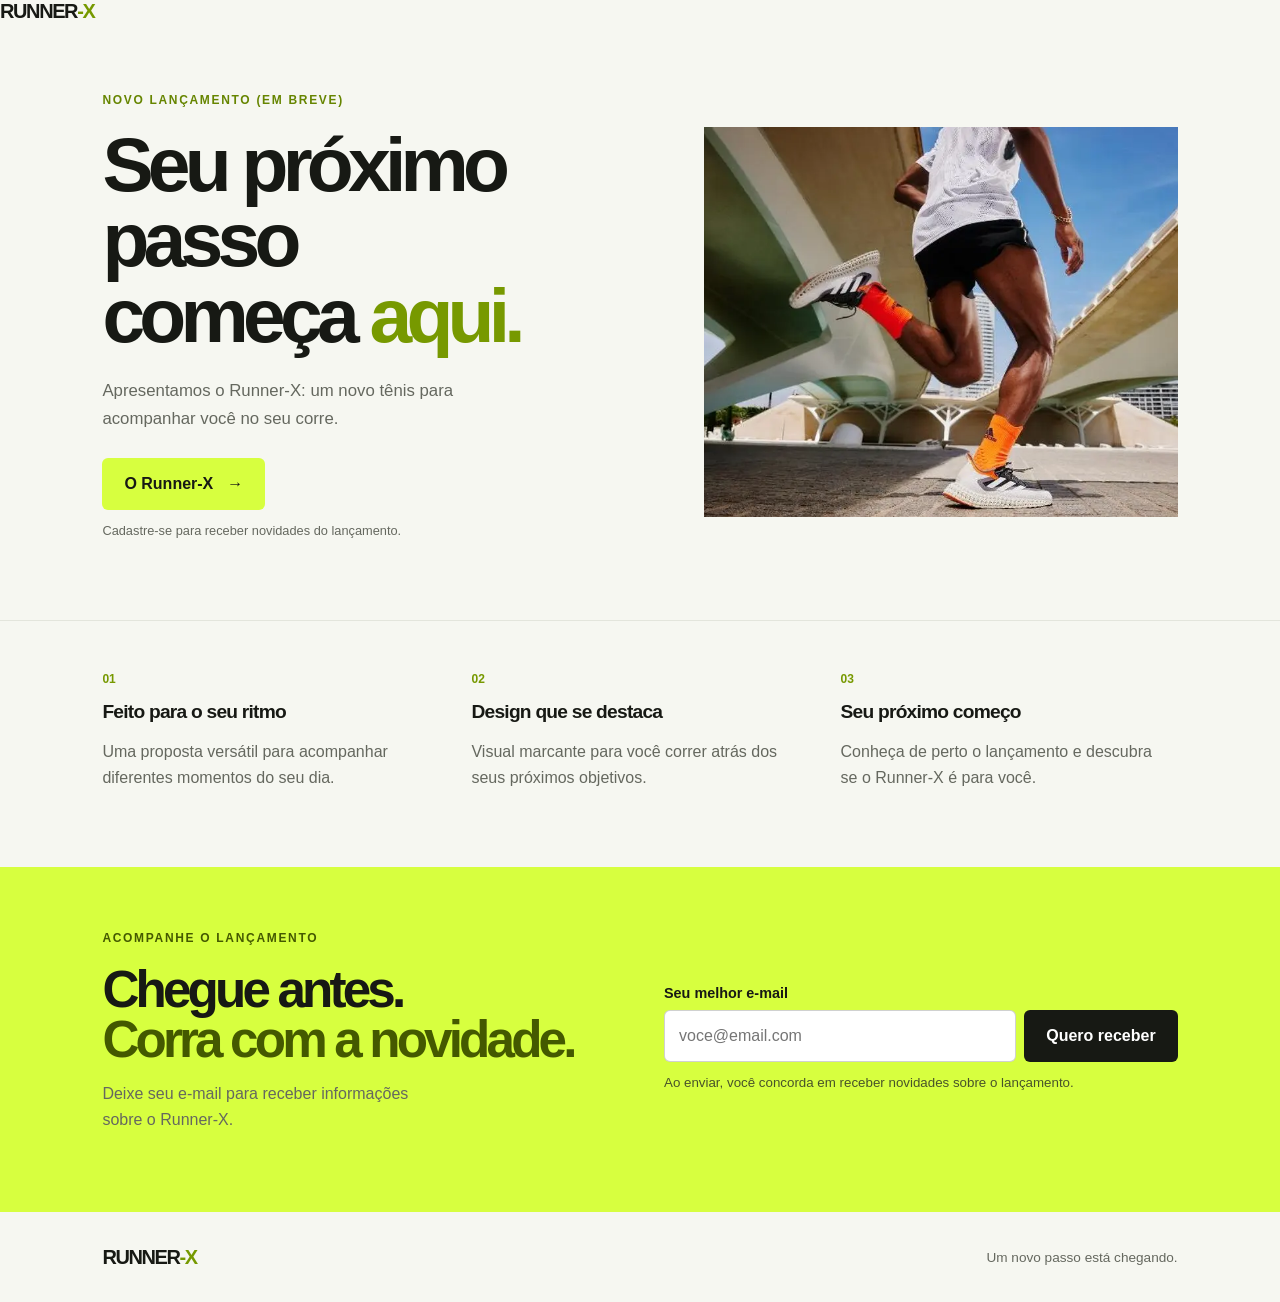
<file: index.html.html>
<!DOCTYPE html>
<html lang="pt-br">
<head>
    <meta charset="UTF-8">
    <meta name="viewport" content="width=device-width, initial-scale=1.0">
    <title>Runner-X | Sua nova forma de correr</title>
    <link rel="stylesheet" href="style.css">
  
</head>
<body>
</header>
 <a class="logo" href="#" aria-label="Runner-X, início">RUNNER<span>-X</span></a></a>
  </header>

  <main>
    <section class="hero">
      <div class="hero-content">
        <p class="eyebrow">NOVO LANÇAMENTO (EM BREVE)</p>
        <h1>Seu próximo passo<br>começa <span>aqui.</span></h1>
        <p class="hero-description">
          Apresentamos o Runner-X: um novo tênis para acompanhar você
          no seu corre.
        </p>
        <a class="button button-primary" href="#pre-lancamento">
          O Runner-X <span aria-hidden="true">→</span>
        </a>
        <p class="note">Cadastre-se para receber novidades do lançamento.</p>
      </div>

      <div class="hero-image">
        <img src="tenis-de-corrida-adidas-aspect-ratio-512-320.webp" alt="Tênis Runner-X em destaque, apresentado como novidade para acompanhar sua corrida.">
      </div>
    </section>

    <section class="features" aria-label="Destaques do Runner-X">
      <article class="feature">
        <span class="feature-number">01</span>
        <h2>Feito para o seu ritmo</h2>
        <p>Uma proposta versátil para acompanhar diferentes momentos do seu dia.</p>
      </article>
      <article class="feature">
        <span class="feature-number">02</span>
        <h2>Design que se destaca</h2>
        <p>Visual marcante para você correr atrás dos seus próximos objetivos.</p>
      </article>
      <article class="feature">
        <span class="feature-number">03</span>
        <h2>Seu próximo começo</h2>
        <p>Conheça de perto o lançamento e descubra se o Runner-X é para você.</p>
      </article>
    </section>

    <section class="signup" id="pre-lancamento">
      <div>
        <p class="eyebrow">ACOMPANHE O LANÇAMENTO</p>
        <h2>Chegue antes.<br><span>Corra com a novidade.</span></h2>
        <p>Deixe seu e-mail para receber informações sobre o Runner-X.</p>
      </div>

      <form class="signup-form" action="https://formspree.io/f/SEU_ID" method="POST">
        <label for="email">Seu melhor e-mail</label>
        <div class="input-row">
          <input
            id="email"
            name="email"
            type="email"
            placeholder="voce@email.com"
            autocomplete="email"
            required
          >
          <button class="button button-dark" type="submit">Quero receber</button>
        </div>
        <small>Ao enviar, você concorda em receber novidades sobre o lançamento.</small>
      </form>
    </section>
  </main>

  <footer class="footer">
    <a class="logo" href="#">RUNNER<span>-X</span></a>
    <p>Um novo passo está chegando.</p>
  </footer>
</body>
</html>
</body>
</html>
</file>
<file: style.css>
:root {
  --ink: #171914;
  --muted: #65685f;
  --lime: #d7ff3f;
  --paper: #f6f7f1;
  --line: #e3e5dc;
}

* {
  box-sizing: border-box;
}

html {
  scroll-behavior: smooth;
}

body {
  margin: 0;
  color: var(--ink);
  background: var(--paper);
  font-family: "DM Sans", sans-serif;
}

a {
  color: inherit;
  text-decoration: none;
}

.topbar,
.footer {
  min-height: 76px;
  padding: 0 8%;
  display: flex;
  align-items: center;
  justify-content: space-between;
}

.topbar {
  border-bottom: 1px solid var(--line);
}

.logo {
  font-family: "Space Grotesk", sans-serif;
  font-size: 1.25rem;
  font-weight: 700;
  letter-spacing: -0.07em;
}

.logo span {
  color: #769900;
}

.nav-cta {
  font-size: 0.9rem;
  font-weight: 700;
}

.hero {
  min-height: 590px;
  padding: 70px 8%;
  display: grid;
  grid-template-columns: 1fr 0.9fr;
  align-items: center;
  gap: 7%;
}

.hero-content {
  max-width: 560px;
}

.eyebrow {
  margin: 0 0 20px;
  color: #668500;
  font-size: 0.75rem;
  font-weight: 700;
  letter-spacing: 0.14em;
}

h1,
.signup h2 {
  margin: 0;
  font-family: "Space Grotesk", sans-serif;
  font-size: clamp(3rem, 6vw, 5.4rem);
  line-height: 0.98;
  letter-spacing: -0.075em;
}

h1 span,
.signup h2 span {
  color: #779900;
}

.hero-description {
  max-width: 440px;
  margin: 24px 0;
  color: var(--muted);
  font-size: 1.05rem;
  line-height: 1.7;
}

.button {
  min-height: 52px;
  padding: 0 22px;
  display: inline-flex;
  align-items: center;
  justify-content: center;
  gap: 14px;
  border: 0;
  border-radius: 6px;
  font: inherit;
  font-weight: 700;
  cursor: pointer;
  transition: transform 160ms ease, background 160ms ease;
}

.button:hover {
  transform: translateY(-2px);
}

.button-primary {
  background: var(--lime);
}

.button-primary:hover {
  background: #c7f127;
}

.note {
  color: var(--muted);
  font-size: 0.8rem;
}

.hero-image {
  position: relative;
  min-height: 390px;
  overflow: hidden;
  background: #e7ebd8;
}

.hero-image img {
  width: 100%;
  height: 100%;
  min-height: 390px;
  display: block;
  object-fit: cover;
}

.image-label {
  position: absolute;
  right: 16px;
  bottom: 16px;
  padding: 8px 11px;
  background: var(--lime);
  font-size: 0.7rem;
  font-weight: 700;
  letter-spacing: 0.08em;
}

.features {
  padding: 48px 8% 60px;
  display: grid;
  grid-template-columns: repeat(3, 1fr);
  gap: 32px;
  border-top: 1px solid var(--line);
}

.feature-number {
  color: #779900;
  font-size: 0.75rem;
  font-weight: 700;
}

.feature h2 {
  margin: 14px 0 8px;
  font-family: "Space Grotesk", sans-serif;
  font-size: 1.2rem;
  letter-spacing: -0.04em;
}

.feature p,
.signup > div > p:last-child {
  max-width: 320px;
  color: var(--muted);
  line-height: 1.6;
}

.signup {
  padding: 64px 8%;
  display: grid;
  grid-template-columns: 1fr 1fr;
  align-items: center;
  gap: 48px;
  background: var(--lime);
}

.signup .eyebrow {
  color: #445900;
}

.signup h2 {
  font-size: clamp(2.5rem, 4vw, 3.8rem);
}

.signup h2 span {
  color: #445900;
}

.signup-form label {
  display: block;
  margin-bottom: 9px;
  font-size: 0.9rem;
  font-weight: 700;
}

.input-row {
  display: flex;
  gap: 8px;
}

.input-row input {
  min-width: 0;
  min-height: 52px;
  flex: 1;
  padding: 0 14px;
  border: 1px solid rgba(23, 25, 20, 0.2);
  border-radius: 6px;
  background: white;
  font: inherit;
}

.button-dark {
  color: white;
  background: var(--ink);
}

.button-dark:hover {
  background: #34372d;
}

.signup-form small {
  display: block;
  margin-top: 11px;
  color: #48532a;
  line-height: 1.5;
}

.footer {
  min-height: 90px;
}

.footer p {
  color: var(--muted);
  font-size: 0.85rem;
}

@media (max-width: 760px) {
  .topbar,
  .footer {
    padding-right: 6%;
    padding-left: 6%;
  }

  .hero {
    padding: 54px 6%;
    grid-template-columns: 1fr;
    gap: 36px;
  }

  .hero-image,
  .hero-image img {
    min-height: 280px;
  }

  .features {
    padding: 40px 6%;
    grid-template-columns: 1fr;
    gap: 24px;
  }

  .signup {
    padding: 48px 6%;
    grid-template-columns: 1fr;
    gap: 24px;
  }
}

@media (max-width: 480px) {
  .nav-cta {
    font-size: 0.8rem;
  }

  .input-row {
    flex-direction: column;
  }

  .button-dark {
    width: 100%;
  }
}
</file>
